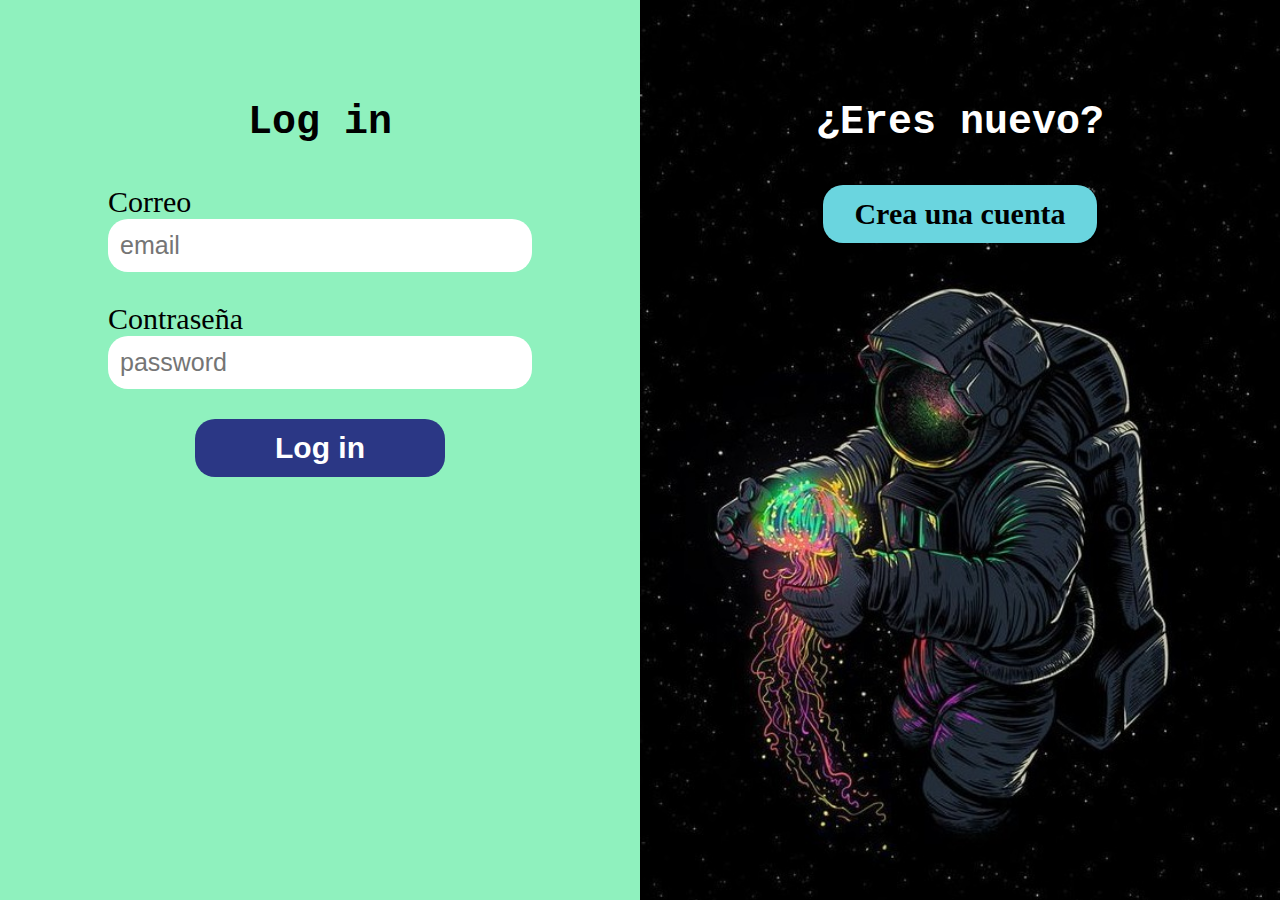
<file: public/index.html>
<!DOCTYPE html>
<html lang="en">
<head>
    <meta charset="UTF-8">
    <meta name="viewport" content="width=device-width, initial-scale=1.0">
    <title>Neptuno-Login</title>
    <link href="./styles/main.css" rel="stylesheet" type="text/css">
    <link rel="stylesheet" href="https://use.fontawesome.com/releases/v5.8.1/css/all.css">
    <link rel="icon" type="image/x-icon" href="./img/neptuno.png">
</head>

<!-- body -->
<body class="body">
    <!-- main -->
    <main class="main">
        <section class="main__container main__container--account">
            <input class="account__checkbox" type="checkbox" name="account" id="account">
            <article class="account cover" style="background-image: url('./img/astro.jpg');">
                <h3 class="account__title">¿Tienes una cuenta?</h3>
                <label class="account__button account__button--label" for="account">Log in</label>   
            </article>
            <form class="account account--signin" action="/public/signin" method="POST">
                <h3 class="account__title">Sign in</h3>
                <div class="account__container">
                    <label for="email" class="account__text">Correo</label>
                    <input id="email" class="account__input" placeholder="email" name="email" type="email" required>
                    <label for="password" class="account__text">Contraseña</label>
                    <input id="password" class="account__input" placeholder="password" name="password" type="password" required>
                </div>
                <input class="account__button" type="submit" value="Sign in">
            </form>
            <form class="account" action="/public/proyectos" method="POST">
                <h3 class="account__title">Log in</h3>
                <div class="account__container">
                    <label for="emailLogin" class="account__text">Correo</label>
                    <input id="emailLogin" class="account__input" placeholder="email" name="email" type="email" required>
                    <label for="passwordLogin" class="account__text">Contraseña</label>
                    <input id="passwordLogin" class="account__input" placeholder="password" name="password" type="password" required>
                </div>
                <input class="account__button" type="submit" name="login" value="Log in">
            </form>
            <article class="account cover account--signin" style="background-image: url('./img/astro1.jpg');">
                <h3 class="account__title">¿Eres nuevo?</h3>
                <label class="account__button account__button--label" for="account">Crea una cuenta</label>  
            </article>
        </section>
    </main>
</body>
</html>
</file>
<file: public/styles/main.css>
.body {
  margin: auto 0;
  background: rgba(217, 224, 244, 0.5);
}

.main__container {
  max-width: 1100px;
  margin: 0 auto;
  margin-top: 20px;
}

.main__container--account {
  display: flex;
  flex-direction: column;
  height: 100vh;
  margin: 0;
  max-width: 100vw;
}

@media (min-width: 1000px) {
  .main__container--account {
    flex-direction: row; 
  }
}

.header{
  background: #959aba;
  padding: 5px;
}

.header__container {
  max-width: 1100px;
  margin: 0 auto;
  display: flex;
  justify-content: space-between;
  align-items: center;
}

.header__profile {
  border-radius: 50%;
  width: 80px;
  margin-right: 15px;
}

.header__link {
  border-radius: 20px;
  border: none;
  padding: 12px;
  background: #2b3785;
  text-decoration: none;
  color: white;
}

.account {
  background: #8ff1be;
  padding-top: 100px;
  display: flex;
  flex-direction: column;
  justify-content: top;
  align-items: center;
  color: black;
}

@media (min-width: 1000px) {
  .account {
    width: 100%;
  }
}

.cover {
  background-size: cover;   
  color: white;
}

.account__title {
  font-size: 40px;
  font-family: 'Courier New', Courier, monospace;
  margin: 0 0 40px;
  text-align: center;
}

.account__text {
  font-size: 30px;
}

.account__input {
  border-radius: 20px;
  border: none;
  padding: 12px;
  font-size: 25px;
  width: 80vw;
  max-width: 400px;
  margin-bottom: 30px;
}

.account__input:focus {
  outline: none;
}

@media (min-width: 600px) {
  .account__input {
    width: 540px;
  }
}

.account__button {
  width: 30vw;
  border-radius: 20px;
  border: none;
  padding: 12px;
  font-size: 30px;
  margin: 0 auto;
  font-weight: bold;
  background: #2b3785;
  max-width: 250px;
  text-align: center;
  color: white;
}

.account__button:hover, .header__link:hover  {
  cursor: pointer;
  background: #439595;
  color: white;
}

.account__button--label {
  background: #6ad5df;
  color: black;
}

.account__button--label:hover {
  color: white;
}

.account__checkbox {
  display: none;
}

.account__checkbox ~ article:nth-of-type(1), .account__checkbox ~ form:nth-of-type(1) {
  display: none;
}

.account__checkbox ~ article:nth-of-type(2), .account__checkbox ~ form:nth-of-type(2) {
  display: flex;
}

.account__checkbox:checked ~ article:nth-of-type(1), .account__checkbox:checked ~ form:nth-of-type(1) {
  display: flex;
}

.account__checkbox:checked ~ article:nth-of-type(2), .account__checkbox:checked ~ form:nth-of-type(2) {
  display: none;
}

.account__container{
  display: flex;
  flex-direction: column;
}

.account__button--small{
  width: 10vw;
  font-size: 15px;
  text-decoration: none;
}

.coverProy {
  width: 850px;
  background-image: url('../img/as.jpg');
  background-size: cover;
  overflow-y: auto;
  height: 500px;
  padding: 12px;
}

.article__proyTask {
  height: fit-content;
  padding: 20px;
  background: #6ac7b5;
  border-radius: 20px;
  margin-bottom: 12px;
}

.link {
  text-decoration: none;
  color: black;
  font-weight: bold;
  font-size: 20px;
}

.text {
  color: black;
  font-size: 20px;
}

.link:hover {
  color: black;
  text-decoration: underline;
}

.errMessage {
  display: flex;
  align-items: center;
  position: absolute;
  background: rgb(230, 137, 125);
  width: 100vw;
  padding: 12px;
  font-size: 25px;
}
</file>
